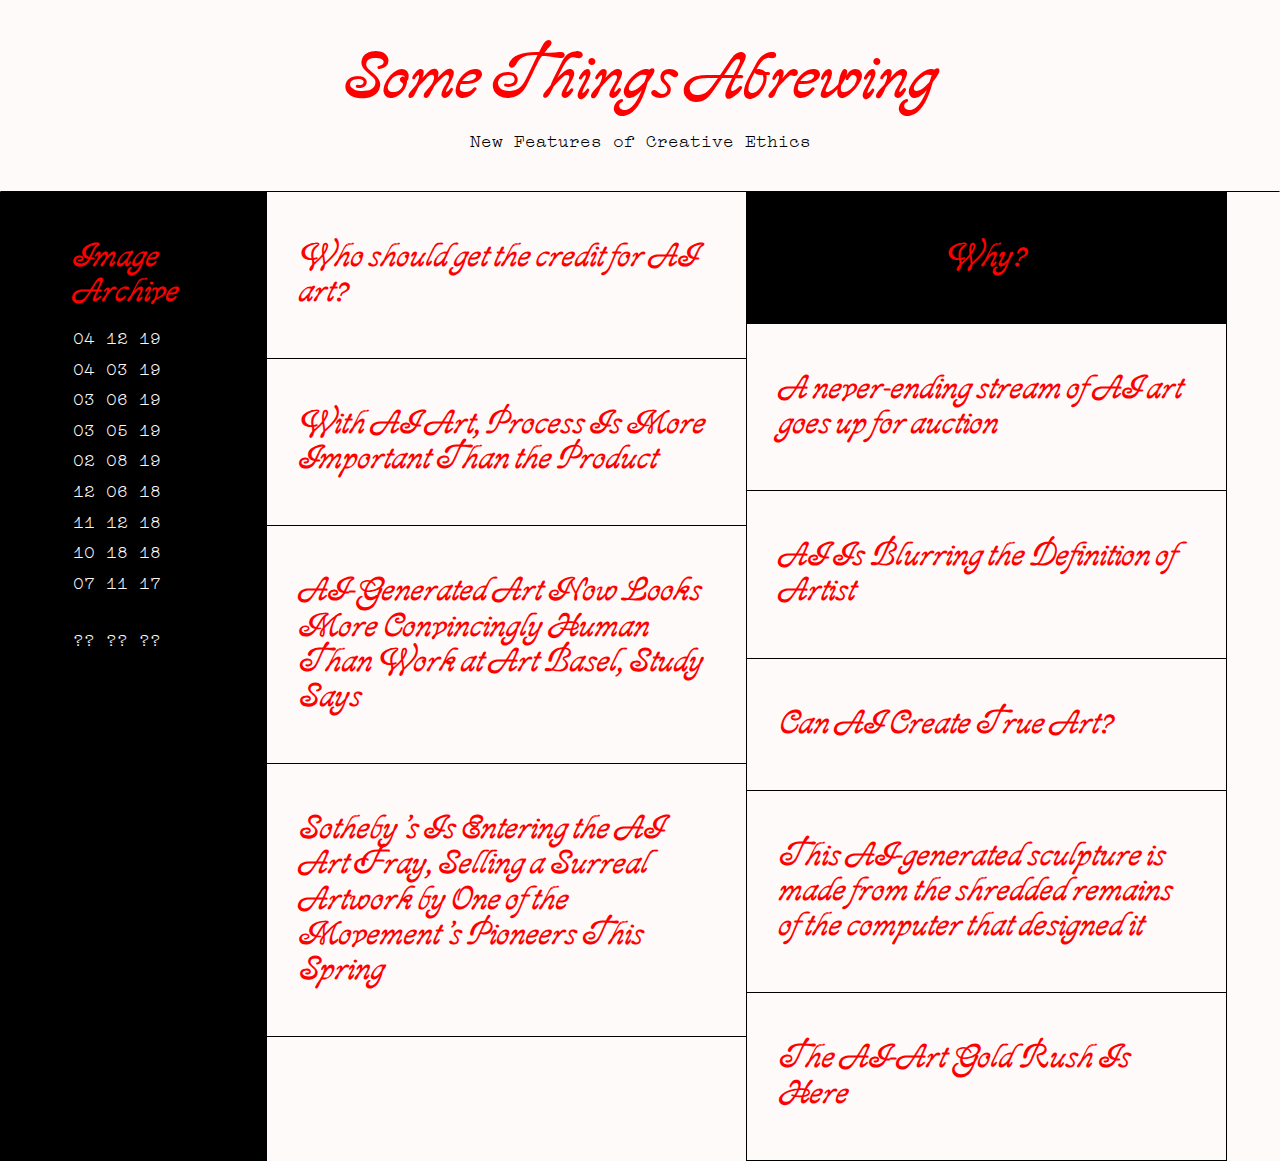
<file: index.html>
<!doctype html>
<html lang="en">

<head>
  <meta charset="utf-8">
  <meta name="viewport" content="width=device-width, initial-scale=1, shrink-to-fit=no">

  <title>Some Things Abrewing</title>
  <link rel="stylesheet" href="css/brew.css">
  <script src="https://ajax.googleapis.com/ajax/libs/jquery/3.3.1/jquery.min.js"></script>

  <link rel="shortcut icon" type="image/x-icon" href="favicon.ico">
</head>

<body>
  <img src="img/04121901.jpg" class="i041219 archive hidden" width="300px" onclick="hide(this)">
  <img src="img/04031901.jpg" class="i040319 archive hidden" width="400px" onclick="hide(this)">
  <img src="img/04031902.jpg" class="i040319 archive hidden" width="350px" onclick="hide(this)">
  <img src="img/04031903.jpg" class="i040319 archive hidden" width="250px" onclick="hide(this)">
  <img src="img/03061901.jpg" class="i030619 archive hidden" width="300px" onclick="hide(this)">
  <img src="img/03061902.jpg" class="i030619 archive hidden" width="400px" onclick="hide(this)">
  <img src="img/03051901.jpg" class="i030519 archive hidden" width="150px" onclick="hide(this)">
  <img src="img/03051902.jpg" class="i030519 archive hidden" width="400px" onclick="hide(this)">
  <img src="img/03051903.jpg" class="i030519 archive hidden" width="300px" onclick="hide(this)">
  <img src="img/02081901.jpg" class="i020819 archive hidden" width="350px" onclick="hide(this)">
  <img src="img/02081902.jpg" class="i020819 archive hidden" width="200px" onclick="hide(this)">

  <img src="img/12061801.jpg" class="i120618 archive hidden" width="300px" onclick="hide(this)">
  <img src="img/11121801.jpg" class="i111218 archive hidden" width="300px" onclick="hide(this)">
  <img src="img/11121802.jpg" class="i111218 archive hidden" width="300px" onclick="hide(this)">
  <img src="img/11121803.jpg" class="i111218 archive hidden" width="300px" onclick="hide(this)">
  <img src="img/11121804.jpg" class="i111218 archive hidden" width="300px" onclick="hide(this)">
  <img src="img/10181801.png" class="i101818 archive hidden" width="300px" onclick="hide(this)">

  <img src="img/07111701.jpg" class="i071117 archive hidden" width="300px" onclick="hide(this)">
  <img src="img/07111702.jpg" class="i071117 archive hidden" width="600px" onclick="hide(this)">

  <img src="img/cats01.png" class="icats archive hidden" width="800px" onclick="hide(this)">
  <img src="img/cats02.png" class="icats archive hidden" width="800px" onclick="hide(this)">

  <div class="header">
    <h1>Some Things Abrewing</h1>
    <p>New Features of Creative Ethics</p>
  </div>

  <hr class="brew">

  <div class="row">
    <div class="col-10">
      <div class="item-l">
        <h2>Image Archive</h2>
        <p id="041219" onclick="float(this)">04 12 19</p>
        <p id="040319" onclick="float(this)">04 03 19</p>
        <p id="030619" onclick="float(this)">03 06 19</p>
        <p id="030519" onclick="float(this)">03 05 19</p>
        <p id="020819" onclick="float(this)">02 08 19</p>

        <p id="120618" onclick="float(this)">12 06 18</p>
        <p id="111218" onclick="float(this)">11 12 18</p>
        <p id="101818" onclick="float(this)">10 18 18</p>

        <p id="071117" onclick="float(this)">07 11 17</p>
        <br>
        <p id="cats" onclick="float(this)">?? ?? ??</p>
      </div>
    </div>
    <div class="col-9">
      <div class="dropdown" onclick="drop(this)">
        <div class="item">
          <h2>Who should get the credit for AI art?</h2>
        </div>
        <div class="dropdown-content">
          <p>04 03 19</p>
          <p class="author">Aaron Hertzmann</p>
          <p>Over the past few years, many artists have started to use what's called "neural network software" to create works of art.<br>Users input existing images into the software, which has been programmed to analyze them, learn a specific aesthetic and spit out new images that artists can curate. By manipulating the inputs and parameters of these models, artists can produce a range of interesting and evocative images.<br>This work has gained widespread recognition through gallery shows, media coverage and two high-profile art auctions.<br>As an academic researcher, developer of artistic technology and amateur artist, seeing artists embrace new technology to create new forms of expression always thrills me.<br>But, like previous groundbreaking art movements, neural network art raises difficult questions: How do we think of authorship and ownership when these artworks come from the contributions of so many different creative individuals and algorithms? How do we ensure that all the artists involved are treated fairly?</p>
          <p><a href="https://www.cnn.com/style/article/ai-art-who-should-get-credit-conversation/index.html" target="_blank">Read source</a></p>
        </div>
      </div>
      <div class="dropdown" onclick="drop(this)">
        <div class="item">
          <h2>With AI Art, Process Is More Important Than the Product</h2>
        </div>
        <div class="dropdown-content">
          <p>10 18 18</p>
          <p class="author">Ahmed Elgammal</p>
          <p>With AI becoming incorporated into more aspects of our daily lives, from writing to driving, it’s only natural that artists would also start to experiment with artificial intelligence.<br>In fact, Christie’s just sold its first piece of AI art—a blurred face titled “Portrait of Edmond Belamy”—for $432,500.<br>The piece is part of a new wave of AI art created via machine learning. Paris-based artists Hugo Caselles-Dupré, Pierre Fautrel and Gauthier Vernier fed thousands of portraits into an algorithm, “teaching” it the aesthetics of past examples of portraiture. The algorithm then created “Portrait of Edmond Belamy.”</p>
          <p><a href="https://www.smithsonianmag.com/innovation/with-ai-art-process-is-more-important-than-product-180970559/" target="_blank">Read source</a></p>
        </div>
      </div>
      <div class="dropdown" onclick="drop(this)">
        <div class="item">
          <h2>AI-Generated Art Now Looks More Convincingly Human Than Work at Art Basel, Study Says</h2>
        </div>
        <div class="dropdown-content">
          <p>07 11 17</p>
          <p class="author">Sarah Cascone</p>
          <p>Imagine a computer capable of creating original art that looks as human-generated as the work appearing at major art fairs. That’s what a new study from a team at the Art and Artificial Intelligence Lab at Rutgers University is attempting to achieve. Their findings, published in June during the International Conference on Computational Creativity in Atlanta, are impressive.<br>“Since the dawn of Artificial Intelligence, scientists have been exploring the machine’s ability to generate human-level creative products such as poetry, stories, jokes, music, paintings, etc., as well as creative problem solving,” the paper notes. “The results [of our study] show that human subjects could not distinguish art generated by the proposed system from art generated by contemporary artists and shown in top art fairs.”<br>The new study builds on two 2015 papers from the Rutgers Art and AI lab on an algorithm that was able to identify the artist, genre, and style of works of art—a computer art historian of sorts. The computer had some surprising findings, drawing new connections between compositions painted decades apart by artists working in different styles. It also evaluated works and found that the famed Mona Lisa ranked lower on the creativity scale than other, less well-known works by Leonardo da Vinci.</p>
          <p><a href="https://news.artnet.com/art-world/rutgers-artificial-intelligence-art-1019066" target="_blank">Read source</a></p>
        </div>
      </div>
      <div class="dropdown" onclick="drop(this)">
        <div class="item">
          <h2>Sotheby’s Is Entering the AI Art Fray, Selling a Surreal Artwork by One of the Movement’s Pioneers This Spring</h2>
        </div>
        <div class="dropdown-content">
          <p>02 08 19</p>
          <p class="author">Naomi Rea</p>
          <p>Following Christie’s tremendously successful and much-debated inclusion of an AI artwork in an auction last October—selling it for 43 times its estimate—the auction house’s archrival, Sotheby’s, is now preparing to test these uncanny waters by selling a work powered by artificial intelligence too. Heading to auction in Sotheby’s day sale in London on March 6, the occasion reaffirms a brave new fact of the art market: AI art is not going away.<br>This time, the artwork in question is an installation by Mario Klingemann, an early adopter of the field in which computer technology meets art—a movement the artist dubs “neurography.”</p>
          <p><a href="https://news.artnet.com/art-world/sothebys-artificial-intelligence-1460332" target="_blank">Read source</a></p>
        </div>
      </div>
    </div>
    <div class="col-9">
      <div class="dropdown" onclick="drop(this)">
        <div class="item" style="background-color: black">
          <h2 id="mission">Why?</h2>
        </div>
        <div class="dropdown-content">
          <p>Just last year, an AI-generated work of art sold at Christie's for $432,500. The artistic collaborative behind the work had largely-based their code on open-source code. The question is raised: who is the artist? The artist group, the AI, or neither? As AI-generated art continues to make waves in the art world and art market, <i>Some Things Abrewings</i> aims to disseminate a multitude of opinions on this upcoming artistic revolution. As this discussion continues to develop, we hope that <i>Some Things Abrewing</i> can be used as a resource to expand one's own perspective on this emerging and nuanced topic.</p>
        </div>
      </div>
      <div class="dropdown" onclick="drop(this)">
        <div class="item">
          <h2>A never-ending stream of AI art goes up for auction</h2>
        </div>
        <div class="dropdown-content">
          <p>03 05 19</p>
          <p class="author">James Vincent</p>
          <p>Training algorithms to generate art is, in some ways, the easy part. You feed them data, they look for patterns, and they do their best to replicate what they’ve seen. But like all automatons, AI systems are tireless and produce a never-ending stream of images. The tricky part, says German AI artist Mario Klingemann, is knowing what to do with it all.<br>“For me, this potential is what makes it both interesting and difficult,” Klingemann tells The Verge. “It feels almost wrong to just pick a single thing [that the program produces]. Because, yes, it can create a lot of images, but it’s more magical to see it at work.”<br>Seeing this process is exactly what Klingemann has achieved with Memories of Passersby I, his video installation that’s due to be auctioned at Sotheby’s this week. This marks the second piece of AI art to be sold at a major auction house. Memories consists of two screens, each using AI to generate a portrait every few seconds. Every image is unique and morphs seamlessly into its successor. It’s like watching a lava lamp made of human faces.</p>
          <p><a href="https://www.theverge.com/2019/3/5/18251267/ai-art-gans-mario-klingemann-auction-sothebys-technology" target="_blank">Read source</a></p>
        </div>
      </div>
      <div class="dropdown" onclick="drop(this)">
        <div class="item">
          <h2>AI Is Blurring the Definition of Artist</h2>
        </div>
        <div class="dropdown-content">
          <p>12 06 18</p>
          <p class="author">Ahmed Elgammal</p>
          <p>With artificial intelligence (AI) becoming incorporated into more aspects of our daily lives, from writing to driving, it’s only natural that artists would also start to experiment with it.<br>Indeed, Christie’s recently sold its first piece of auctioned AI art—a blurred face titled “Portrait of Edmond Belamy”—for $432,500.<br>The piece sold at Christie’s is part of a new wave of AI art created via machine learning. Paris-based artists Hugo Caselles-Dupré, Pierre Fautrel, and Gauthier Vernier fed thousands of portraits into an algorithm, “teaching” it the aesthetics of past examples of portraiture. The algorithm then created “Portrait of Edmond Belamy.”<br>The painting is “not the product of a human mind,” Christie’s noted in its preview. “It was created by artificial intelligence, an algorithm defined by [an] algebraic formula.”</p>
          <p><a href="https://www.americanscientist.org/article/ai-is-blurring-the-definition-of-artist" target="_blank">Read source</a></p>
        </div>
      </div>
       <div class="dropdown" onclick="drop(this)">
        <div class="item">
          <h2>Can AI Create True Art?</h2>
        </div>
        <div class="dropdown-content">
          <p>11 12 18</p>
          <p class="author">Ken Weiner</p>
          <p>As AI becomes an unstoppable force, it raises some difficult questions about the future role of humans in an increasingly automated world. Initial studies are showing that we can add the most value by focusing on four key areas: critical thinking, problem solving, managing human interactions, and above all else, expressing creativity. In short, our future role involves embracing these last bastions of human exclusivity and becoming more “human.”<br>But just last month, AI-generated art arrived on the world auction stage under the auspices of Christie’s, proving that artificial intelligence can not only be creative but also produce world class works of art—another profound AI milestone blurring the line between human and machine.<br>Naturally, the news sparked debates about whether the work produced by Paris-based art collective Obvious could really be called art at all. Popular opinion among creatives is that art is a process by which human beings express some idea or emotion, filter it through personal experience and set it against a broader cultural context—suggesting then that what AI generates at the behest of computer scientists is definitely not art, or at all creative.</p>
          <p><a href="https://blogs.scientificamerican.com/observations/can-ai-create-true-art/" target="_blank">Read source</a></p>
        </div>
      </div>
       <div class="dropdown" onclick="drop(this)">
        <div class="item">
          <h2>This AI-generated sculpture is made from the shredded remains of the computer that designed it</h2>
        </div>
        <div class="dropdown-content">
          <p>04 12 19</p>
          <p class="author">James Vincent</p>
          <p>AI art is having a moment. There are record-breaking auctions, artistic controversies, and debates about the nature of creativity But here’s something new: an AI-generated sculpture made from the ground remains of the computer used to design it.<br>It’s the work of New York artist Ben Snell, and is currently up for sale at London auction house Phillips. It’s perhaps the third signification auction of AI art in recent months, but it’s the first sculpture to go under the hammer. Christie’s sold a printed AI portrait last October while Sotheby’s auctioned a video installation of AI art back in March.</p>
          <p><a href="https://www.theverge.com/tldr/2019/4/12/18306090/ai-generated-sculpture-shredded-remains-ben-snell-dio" target="_blank">Read source</a></p>
        </div>
      </div>
       <div class="dropdown" onclick="drop(this)">
        <div class="item">
          <h2>The AI-Art Gold Rush Is Here</h2>
        </div>
        <div class="dropdown-content">
          <p>03 06 19</p>
          <p class="author">Ian Bogost</p>
          <p>The images are huge and square and harrowing: a form, reminiscent of a face, engulfed in fiery red-and-yellow currents; a head emerging from a cape collared with glitchy feathers, from which a shape suggestive of a hand protrudes; a heap of gold and scarlet mottles, convincing as fabric, propping up a face with grievous, angular features. These are part of “Faceless Portraits Transcending Time,” an exhibition of prints recently shown at the HG Contemporary gallery in Chelsea, the epicenter of New York’s contemporary-art world. All of them were created by a computer.<br>The catalog calls the show a “collaboration between an artificial intelligence named AICAN and its creator, Dr. Ahmed Elgammal,” a move meant to spotlight, and anthropomorphize, the machine-learning algorithm that did most of the work. According to HG Contemporary, it’s the first solo gallery exhibit devoted to an AI artist.</p>
          <p><a href="https://www.theatlantic.com/technology/archive/2019/03/ai-created-art-invades-chelsea-gallery-scene/584134/" target="_blank">Read source</a></p>
        </div>
      </div>
    </div>
    <div class="col"></div>
</div>

<script>
  function drop(el) {
    var content = el.getElementsByClassName('dropdown-content');
    content[0].classList.toggle("show");
  };

  function float(el) {
    var id = el.id;
    console.log(id);
    var img = document.getElementsByClassName('i'+id);
    for (let i = 0; i < img.length; i++) {
      img[i].classList.toggle("hidden");
    }
  }

  function hide(el) {
    el.classList.toggle("hidden");
  }
</script>

</body>
</html>
</file>
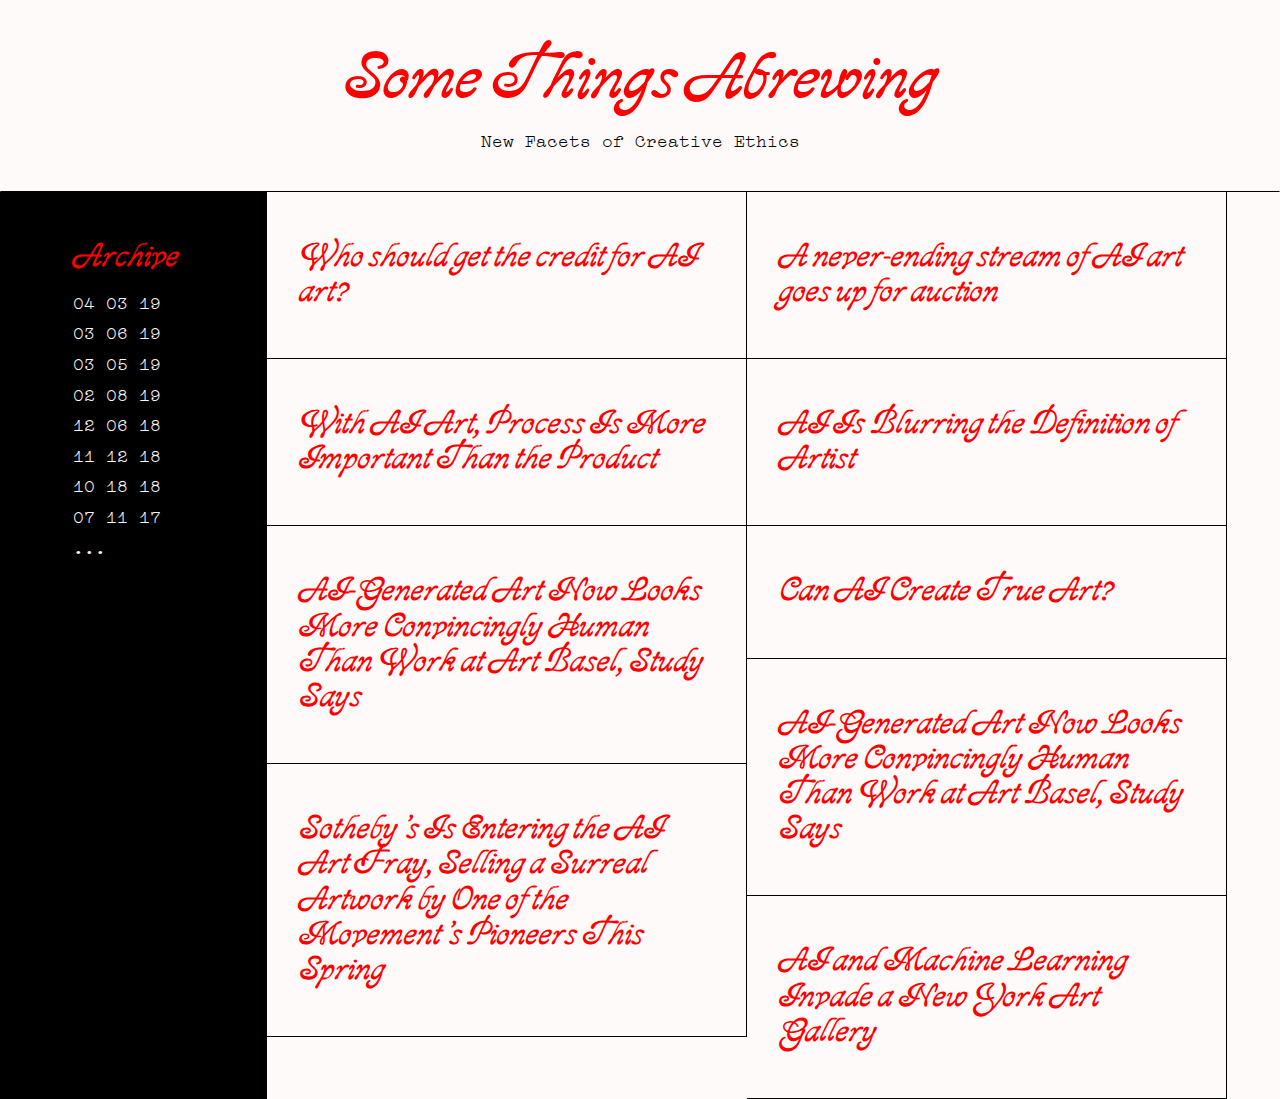
<file: somethingsabrewing.html>
<!doctype html>
<html lang="en">

<head>
  <meta charset="utf-8">
  <meta name="viewport" content="width=device-width, initial-scale=1, shrink-to-fit=no">

  <title>Some Things Abrewing</title>
  <link rel="stylesheet" href="css/custom.css">
  <script src="https://ajax.googleapis.com/ajax/libs/jquery/3.3.1/jquery.min.js"></script>
</head>

<body>
  <div class="header">
    <h1>Some Things Abrewing</h1>
    <p>New Facets of Creative Ethics</p>
  </div>
	
  <hr class="brew">
  <div class="row">
    <div class="col-10">
      <div class="item-l">
        <h2>Archive</h2>
        <p>04 03 19</p>
        <p>03 06 19</p>
        <p>03 05 19</p>
        <p>02 08 19</p>

        <p>12 06 18</p>
        <p>11 12 18</p>
        <p>10 18 18</p>

        <p>07 11 17</p>
        
        <p>...</p>
      </div>
    </div>
    <div class="col-9">
      <div class="dropdown" onclick="drop(this)">
        <div class="item">
          <h2>Who should get the credit for AI art?</h2>
        </div>
        <div class="dropdown-content">
          <p>04 03 19</p>
          <p class="author">Aaron Hertzmann</p>
          <p>Over the past few years, many artists have started to use what's called "neural network software" to create works of art.<br>Users input existing images into the software, which has been programmed to analyze them, learn a specific aesthetic and spit out new images that artists can curate. By manipulating the inputs and parameters of these models, artists can produce a range of interesting and evocative images.<br>This work has gained widespread recognition through gallery shows, media coverage and two high-profile art auctions.<br>As an academic researcher, developer of artistic technology and amateur artist, seeing artists embrace new technology to create new forms of expression always thrills me.<br>But, like previous groundbreaking art movements, neural network art raises difficult questions: How do we think of authorship and ownership when these artworks come from the contributions of so many different creative individuals and algorithms? How do we ensure that all the artists involved are treated fairly?</p>
        </div>
      </div>
      <div class="dropdown" onclick="drop(this)">
        <div class="item">
          <h2>With AI Art, Process Is More Important Than the Product</h2>
        </div>
        <div class="dropdown-content">
          <p>10 18 18</p>
          <p class="author">Ahmed Elgammal</p>
          <p>With AI becoming incorporated into more aspects of our daily lives, from writing to driving, it’s only natural that artists would also start to experiment with artificial intelligence.<br>In fact, Christie’s just sold its first piece of AI art—a blurred face titled “Portrait of Edmond Belamy”—for $432,500.<br>The piece is part of a new wave of AI art created via machine learning. Paris-based artists Hugo Caselles-Dupré, Pierre Fautrel and Gauthier Vernier fed thousands of portraits into an algorithm, “teaching” it the aesthetics of past examples of portraiture. The algorithm then created “Portrait of Edmond Belamy.”</p>
        </div>
      </div>
      <div class="item">
        <h2>AI-Generated Art Now Looks More Convincingly Human Than Work at Art Basel, Study Says</h2>
      </div>
      <div class="item">
        <h2>Sotheby’s Is Entering the AI Art Fray, Selling a Surreal Artwork by One of the Movement’s Pioneers This Spring</h2>
      </div>
    </div>
    <div class="col-9">
      <div class="dropdown" onclick="drop(this)">
        <div class="item">
          <h2>A never-ending stream of AI art goes up for auction</h2>
        </div>
        <div class="dropdown-content">
          <p>03 05 19</p>
          <p class="author">James Vincent</p>
          <p>Training algorithms to generate art is, in some ways, the easy part. You feed them data, they look for patterns, and they do their best to replicate what they’ve seen. But like all automatons, AI systems are tireless and produce a never-ending stream of images. The tricky part, says German AI artist Mario Klingemann, is knowing what to do with it all.<br>“For me, this potential is what makes it both interesting and difficult,” Klingemann tells The Verge. “It feels almost wrong to just pick a single thing [that the program produces]. Because, yes, it can create a lot of images, but it’s more magical to see it at work.”<br>Seeing this process is exactly what Klingemann has achieved with Memories of Passersby I, his video installation that’s due to be auctioned at Sotheby’s this week. This marks the second piece of AI art to be sold at a major auction house. Memories consists of two screens, each using AI to generate a portrait every few seconds. Every image is unique and morphs seamlessly into its successor. It’s like watching a lava lamp made of human faces.</p>
        </div>
      </div>
      <div class="dropdown" onclick="drop(this)">
        <div class="item">
          <h2>AI Is Blurring the Definition of Artist</h2>
        </div>
        <div class="dropdown-content">
          <p>12 06 18</p>
          <p class="author">Ahmed Elgammal</p>
          <p>With artificial intelligence (AI) becoming incorporated into more aspects of our daily lives, from writing to driving, it’s only natural that artists would also start to experiment with it.<br>Indeed, Christie’s recently sold its first piece of auctioned AI art—a blurred face titled “Portrait of Edmond Belamy”—for $432,500.<br>The piece sold at Christie’s is part of a new wave of AI art created via machine learning. Paris-based artists Hugo Caselles-Dupré, Pierre Fautrel, and Gauthier Vernier fed thousands of portraits into an algorithm, “teaching” it the aesthetics of past examples of portraiture. The algorithm then created “Portrait of Edmond Belamy.”<br>The painting is “not the product of a human mind,” Christie’s noted in its preview. “It was created by artificial intelligence, an algorithm defined by [an] algebraic formula.”</p>
        </div>
      </div>
      <div class="item">
        <h2>Can AI Create True Art?</h2>
      </div>
      <div class="item">
        <h2>AI-Generated Art Now Looks More Convincingly Human Than Work at Art Basel, Study Says</h2>
      </div>
      <div class="item">
        <h2>AI and Machine Learning Invade a New York Art Gallery</h2>
      </div>
    </div>
    <div class="col"></div>
</div>

<script>
  function drop(element) {
    var content = element.getElementsByClassName('dropdown-content');
    content[0].classList.toggle("show");
  };
</script>

</body>
</html>
</file>
<file: css/brew.css>
@font-face {
  font-family: "Ajax";
  src: url("fonts/optiajax-webfont.woff2") format("woff2"),
       url("fonts/optiajax-webfont.woff") format("woff");
}
@font-face {
  font-family: "Compagnon";
  src: url("fonts/Compagnon-Roman.woff2") format("woff2"),
       url("fonts/Compagnon-Roman.woff") format("woff");
  font-style: normal;
}
@font-face {
  font-family: "Compagnon";
  src: url("fonts/Compagnon-Italic.woff2") format("woff2"),
       url("fonts/Compagnon-Italic.woff") format("woff");
  font-style: italic;
}

html, body {
  margin: 0;
  background-color: snow;
  overflow-x: hidden;
  cursor: help;
}
h1, h2, h3 {
  font-family: "Ajax", serif;
  color: red;
}
h1 {
  font-size: 4em;
  margin: 0;
  -webkit-animation: bob 2s infinite ease-in-out alternate;
  user-select: none;
}
h2 {
  font-size: 2em;
  margin: 0.5em 0;
  line-height: 1.1em;
  user-select: none;
}
.item-l h2 {-webkit-animation: bob-less 3s infinite ease-in-out alternate;}
p {
  font-family: "Compagnon", monospace;
  font-size: 18px;
  margin: 0.5em 0;
  line-height: 1.2em;
}
.item-l p {cursor: pointer;}
a {
  text-decoration: none;
  color: red;
}
.header {
  margin: 40px 0;
  text-align: center;
}
#mission {
  text-align: center;
  -webkit-animation: float 3s infinite ease-in-out alternate;
}
hr.brew {
  border-top: none;
  border-bottom: 1px solid black;
  margin: 0;
}
img.archive {
  position: fixed;
  z-index: 2;
  cursor: pointer;
  -webkit-animation: bob 5s infinite ease-in-out alternate;
}
.row {
  display: flex;
  justify-content: center;
}
.col {
  flex: 1;
}
.col-9 {
  flex: 9;
  height: auto;
  border-right: 1px solid black;
  overflow-y: auto;
}

.col-10 {
  flex: 5;
  border-right: 1px solid black;
  background-color: black;
}

.item {
  padding: 2em;
  border-bottom: 1px solid black;
  cursor: pointer;
  width: auto;
}

.item-l {
  padding: 2em 2em 2em calc(4em + 3.4%);
  border-bottom: 1px solid black;
}

.item-l p {
  color: snow;
}

.item-l p:hover {
  color: red;
}
.dropdown {
  position: relative;
  display: inline-block;
  width: 100%;
}
.dropdown-content {
  display: none;
  position: relative;
  background-color: black;
  padding: 2em;
  z-index: 1;
  height: auto;
}
.show {display:block;}
.dropdown-content p {color: snow;}
.dropdown-content p.author {color: red;}

img[src*="04121901"] {top: 220px; left: 300px;}
img[src*="04031901"] {top: 300px; left: 800px;}
img[src*="04031902"] {top: 200px; left: 500px;}
img[src*="04031903"] {top: 400px; left: 200px;}
img[src*="03061901"] {top: 50px; left: 35px;}
img[src*="03061902"] {top: 430px; left: 190px;}
img[src*="03051901"] {top: 330px; left: 100px;}
img[src*="03051902"] {top: 550px; left: 220px;}
img[src*="03051903"] {top: 370px; left: 600px;}
img[src*="02081901"] {top: 410px; left: 900px;}
img[src*="02081902"] {top: 20px; left: 1120px;}

img[src*="12061801"] {top: 420px; left: 10px;}
img[src*="11121801"] {top: 80px; left: 200px;}
img[src*="11121802"] {top: 420px; left: 650px;}
img[src*="11121803"] {top: 170px; left: 900px;}
img[src*="11121804"] {top: 420px; left: 100px;}
img[src*="10181801"] {top: 420px; left: 1100px;}

img[src*="07111701"] {top: 0px; left: 0px;}
img[src*="07111702"] {top: 0px; left: 600px;}

img[src*="cats01"] {top: 150px; left: 0px;}
img[src*="cats02"] {top: 400px; left: 600px;}

.hidden {
  display: none;
}

@-webkit-keyframes bob { 
    0% {transform: translate(0,5%);}
    100% {transform: translate(0,-5%);}
}

@-webkit-keyframes bob-less { 
    0% {transform: translate(0,2.5%);}
    100% {transform: translate(0,-2.5%);}
}
@-webkit-keyframes float { 
    0% {transform: translate(1%,0);}
    100% {transform: translate(-1%,0);}
}
</file>
<file: css/custom.css>
@font-face {
  font-family: "Ajax";
  src: url("fonts/optiajax-webfont.woff2") format("woff2"),
       url("fonts/optiajax-webfont.woff") format("woff");
}
@font-face {
  font-family: "Compagnon";
  src: url("fonts/Compagnon-Roman.woff2") format("woff2"),
       url("fonts/Compagnon-Roman.woff") format("woff");
  font-style: normal;
}
@font-face {
  font-family: "Compagnon";
  src: url("fonts/Compagnon-Italic.woff2") format("woff2"),
       url("fonts/Compagnon-Italic.woff") format("woff");
  font-style: italic;
}

html, body {
  margin: 0;
  background-color: snow;
}
h1, h2, h3 {
  font-family: "Ajax", serif;
  color: red;
}
h1 {
  font-size: 4em;
  margin: 0;
  -webkit-animation: bob 2s infinite ease-in-out alternate;
  user-select: none;
}
h2 {
  font-size: 2em;
  margin: 0.5em 0;
  line-height: 1.1em;
  user-select: none;
}
p {
  font-family: "Compagnon", monospace;
  font-size: 18px;
  margin: 0.5em 0;
  line-height: 1.2em;
}
.header {
  margin: 40px 0;
  text-align: center;
}
hr.brew {
  border-top: none;
  border-bottom: 1px solid black;
  margin: 0;
}
.row {
  display: flex;
  justify-content: center;
}
.col {
  flex: 1;
}
.col-9 {
  flex: 9;
  height: 100%;
  border-right: 1px solid black;
  overflow-y: auto;
}

.col-10 {
  flex: 5;
  border-right: 1px solid black;
  background-color: black;
}

.item {
  padding: 2em;
  border-bottom: 1px solid black;
  cursor: pointer;
}

.item-l {
  padding: 2em 2em 2em calc(4em + 3.4%);
  border-bottom: 1px solid black;
}

.item-l p {
  color: snow;
}

.item-l p:hover {
  color: red;
}
.dropdown {
  position: relative;
  display: inline-block;
}
.dropdown-content {
  display: none;
  position: relative;
  background-color: black;
  padding: 2em;
  z-index: 1;
  height: auto;
}
.show {display:block;}
.dropdown-content p {color: snow;}
.dropdown-content p.author {color: red;}
@-webkit-keyframes bob { 
    0% {transform: translate(0,5%);}
    100% {transform: translate(0,-5%);}
}

@-webkit-keyframes bob-less { 
    0% {transform: translate(0,2.5%);}
    100% {transform: translate(0,-2.5%);}
}
</file>
